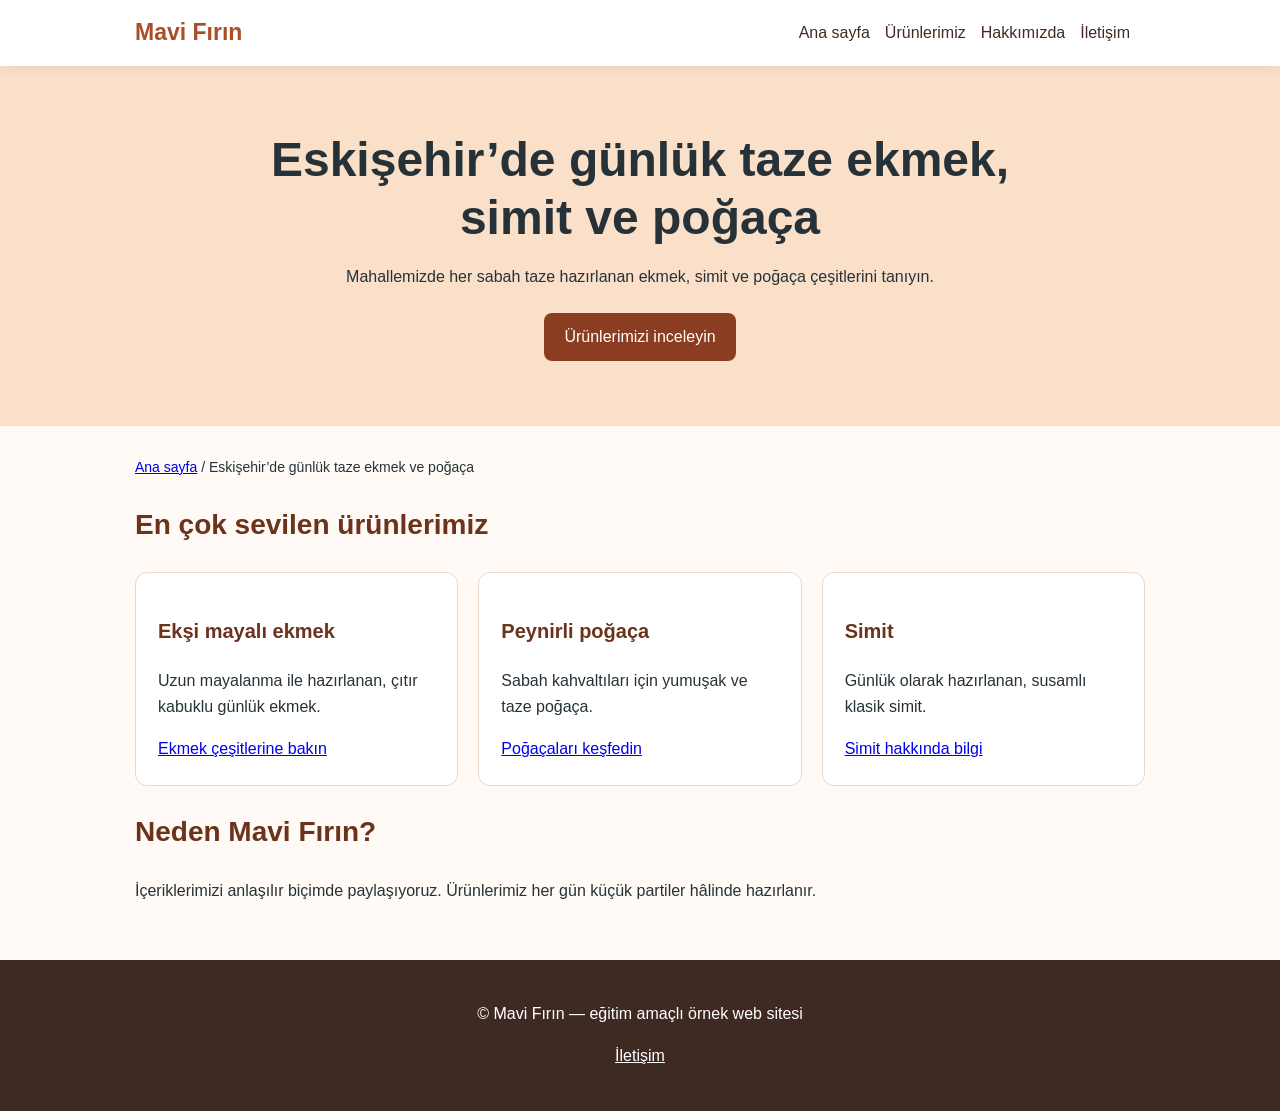
<file: index.html>
<!doctype html><html lang="tr"><head><meta charset="utf-8"><meta name="viewport" content="width=device-width, initial-scale=1"><title>Eskişehir’de Her Sabah Taze Ekmek ve Poğaça | Mavi Fırın</title><meta name="description" content="Eskişehir’de günlük taze ekmek, simit ve poğaça çeşitlerini keşfedin. Ürünleri ve iletişim bilgilerini inceleyin."><link rel="stylesheet" href="style.css"><!-- 8. hafta: Google etiketini Analytics arayüzünden alıp BURAYA yerleştirin; gerçek kimlik yazın. --></head><body><a class="skip-link" href="#main-content">İçeriğe atla</a><header><nav aria-label="Ana menü"><span class="brand">Mavi Fırın</span><div><a href="index.html">Ana sayfa</a><a href="urunler.html">Ürünlerimiz</a><a href="hakkimizda.html">Hakkımızda</a><a href="iletisim.html">İletişim</a></div></nav></header><section class="hero"><h1>Eskişehir’de günlük taze ekmek, simit ve poğaça</h1><p>Mahallemizde her sabah taze hazırlanan ekmek, simit ve poğaça çeşitlerini tanıyın.</p><a class="btn" href="urunler.html">Ürünlerimizi inceleyin</a></section><main id="main-content" tabindex="-1"><p class="crumb"><a href="index.html">Ana sayfa</a> / Eskişehir’de günlük taze ekmek ve poğaça</p><section><h2>En çok sevilen ürünlerimiz</h2><div class="cards"><article class="card"><h3>Ekşi mayalı ekmek</h3><p>Uzun mayalanma ile hazırlanan, çıtır kabuklu günlük ekmek.</p><a href="urunler.html">Ekmek çeşitlerine bakın</a></article><article class="card"><h3>Peynirli poğaça</h3><p>Sabah kahvaltıları için yumuşak ve taze poğaça.</p><a href="urunler.html">Poğaçaları keşfedin</a></article><article class="card"><h3>Simit</h3><p>Günlük olarak hazırlanan, susamlı klasik simit.</p><a href="urunler.html">Simit hakkında bilgi</a></article></div></section><section><h2>Neden Mavi Fırın?</h2><p>İçeriklerimizi anlaşılır biçimde paylaşıyoruz. Ürünlerimiz her gün küçük partiler hâlinde hazırlanır.</p></section></main><footer><p>© Mavi Fırın — eğitim amaçlı örnek web sitesi</p><p><a href="iletisim.html">İletişim</a></p></footer></body></html>
</file>
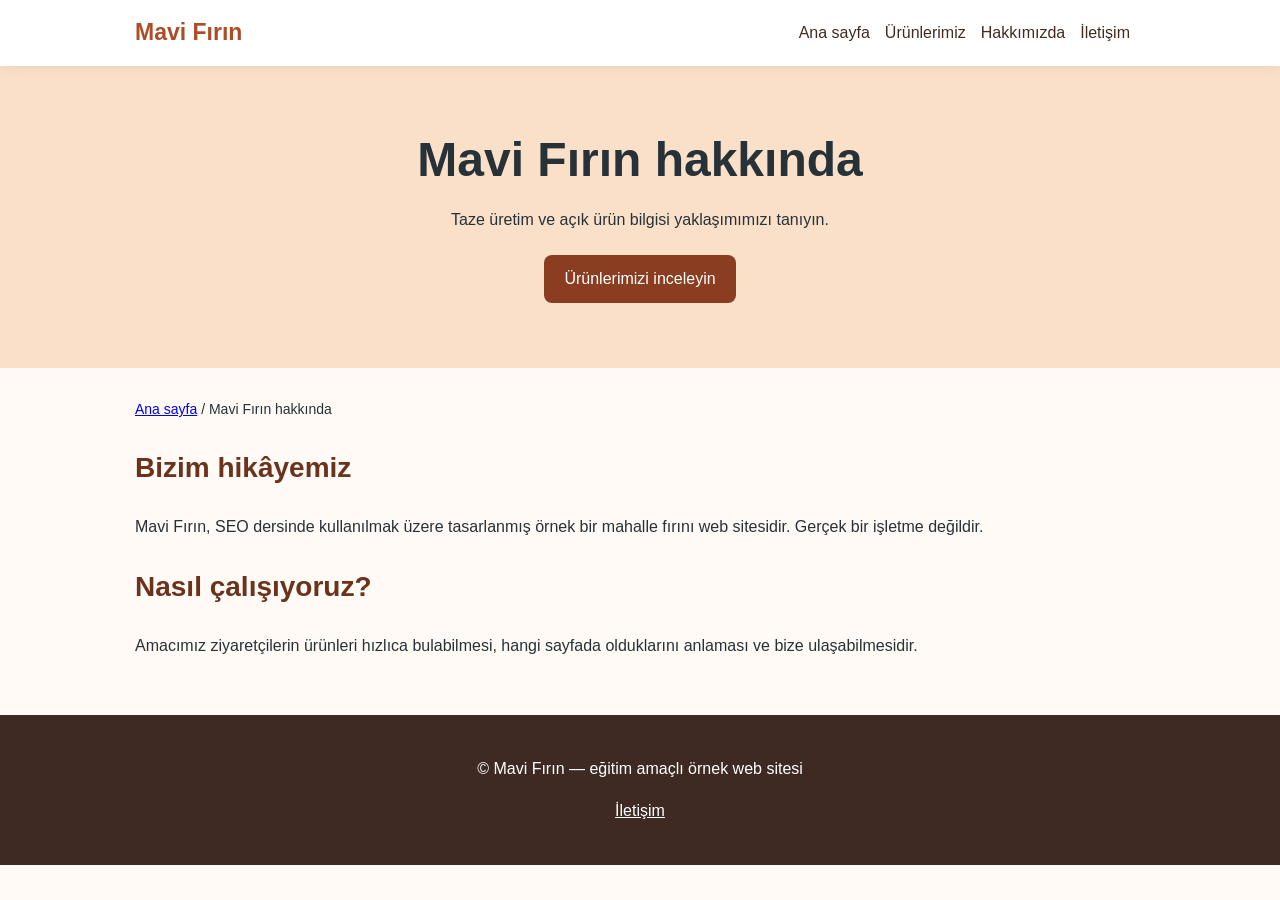
<file: hakkimizda.html>
<!doctype html><html lang="tr"><head><meta charset="utf-8"><meta name="viewport" content="width=device-width, initial-scale=1"><title>Hakkımızda | Eskişehir Mavi Fırın</title><meta name="description" content="Mavi Fırın’ın mahalle fırını olarak çalışma anlayışını, günlük üretim yaklaşımını ve ekibimizi tanıyın."><link rel="stylesheet" href="style.css"><!-- 8. hafta: Google etiketini Analytics arayüzünden alıp BURAYA yerleştirin; gerçek kimlik yazın. --></head><body><a class="skip-link" href="#main-content">İçeriğe atla</a><header><nav aria-label="Ana menü"><span class="brand">Mavi Fırın</span><div><a href="index.html">Ana sayfa</a><a href="urunler.html">Ürünlerimiz</a><a href="hakkimizda.html">Hakkımızda</a><a href="iletisim.html">İletişim</a></div></nav></header><section class="hero"><h1>Mavi Fırın hakkında</h1><p>Taze üretim ve açık ürün bilgisi yaklaşımımızı tanıyın.</p><a class="btn" href="urunler.html">Ürünlerimizi inceleyin</a></section><main id="main-content" tabindex="-1"><p class="crumb"><a href="index.html">Ana sayfa</a> / Mavi Fırın hakkında</p><h2>Bizim hikâyemiz</h2><p>Mavi Fırın, SEO dersinde kullanılmak üzere tasarlanmış örnek bir mahalle fırını web sitesidir. Gerçek bir işletme değildir.</p><h2>Nasıl çalışıyoruz?</h2><p>Amacımız ziyaretçilerin ürünleri hızlıca bulabilmesi, hangi sayfada olduklarını anlaması ve bize ulaşabilmesidir.</p></main><footer><p>© Mavi Fırın — eğitim amaçlı örnek web sitesi</p><p><a href="iletisim.html">İletişim</a></p></footer></body></html>
</file>
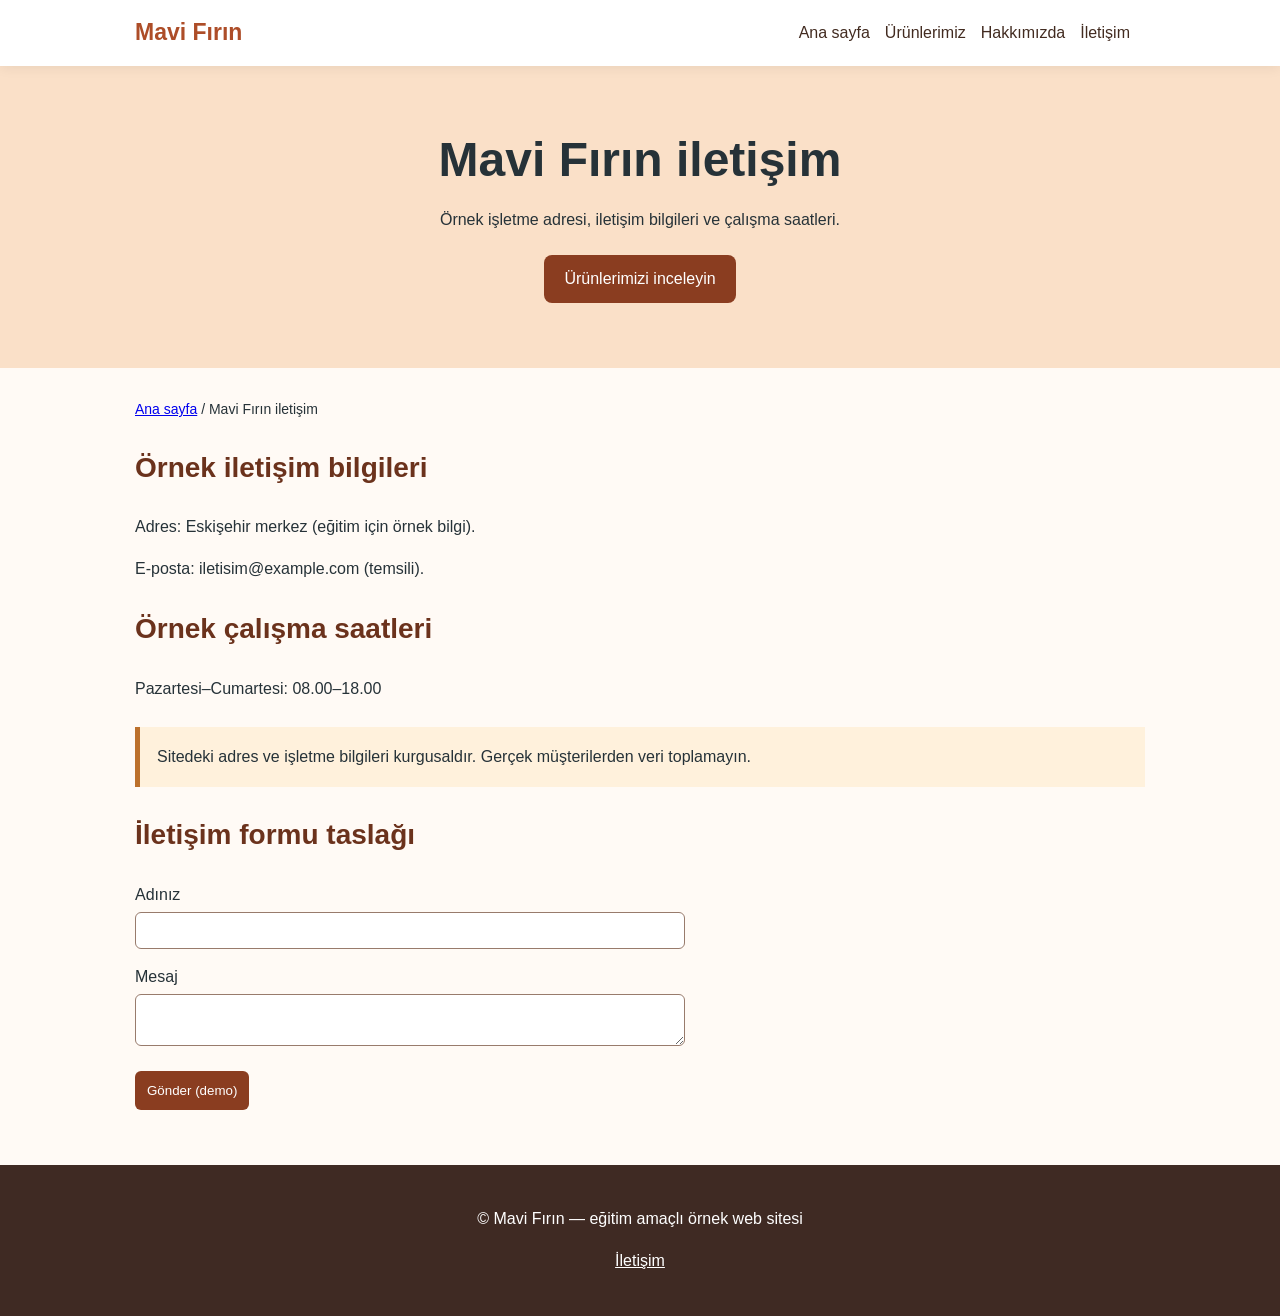
<file: iletisim.html>
<!doctype html><html lang="tr"><head><meta charset="utf-8"><meta name="viewport" content="width=device-width, initial-scale=1"><title>İletişim ve Çalışma Saatleri | Mavi Fırın</title><meta name="description" content="Mavi Fırın iletişim bilgileri, örnek adres ve çalışma saatleri. Ziyaret öncesi güncel bilgileri kontrol edin."><link rel="stylesheet" href="style.css"><!-- 8. hafta: Google etiketini Analytics arayüzünden alıp BURAYA yerleştirin; gerçek kimlik yazın. --></head><body><a class="skip-link" href="#main-content">İçeriğe atla</a><header><nav aria-label="Ana menü"><span class="brand">Mavi Fırın</span><div><a href="index.html">Ana sayfa</a><a href="urunler.html">Ürünlerimiz</a><a href="hakkimizda.html">Hakkımızda</a><a href="iletisim.html">İletişim</a></div></nav></header><section class="hero"><h1>Mavi Fırın iletişim</h1><p>Örnek işletme adresi, iletişim bilgileri ve çalışma saatleri.</p><a class="btn" href="urunler.html">Ürünlerimizi inceleyin</a></section><main id="main-content" tabindex="-1"><p class="crumb"><a href="index.html">Ana sayfa</a> / Mavi Fırın iletişim</p><h2>Örnek iletişim bilgileri</h2><p>Adres: Eskişehir merkez (eğitim için örnek bilgi).</p><p>E-posta: iletisim@example.com (temsili).</p><h2>Örnek çalışma saatleri</h2><p>Pazartesi–Cumartesi: 08.00–18.00</p><p class="notice">Sitedeki adres ve işletme bilgileri kurgusaldır. Gerçek müşterilerden veri toplamayın.</p><h2>İletişim formu taslağı</h2><form onsubmit="event.preventDefault();document.getElementById('feedback').textContent='Bu bir ders örneğidir; mesaj gönderilmedi.';"><label for="ad">Adınız</label><input id="ad" autocomplete="name" required><label for="mesaj">Mesaj</label><textarea id="mesaj" required></textarea><p><button type="submit">Gönder (demo)</button></p><p id="feedback" role="status"></p></form></main><footer><p>© Mavi Fırın — eğitim amaçlı örnek web sitesi</p><p><a href="iletisim.html">İletişim</a></p></footer></body></html>
</file>
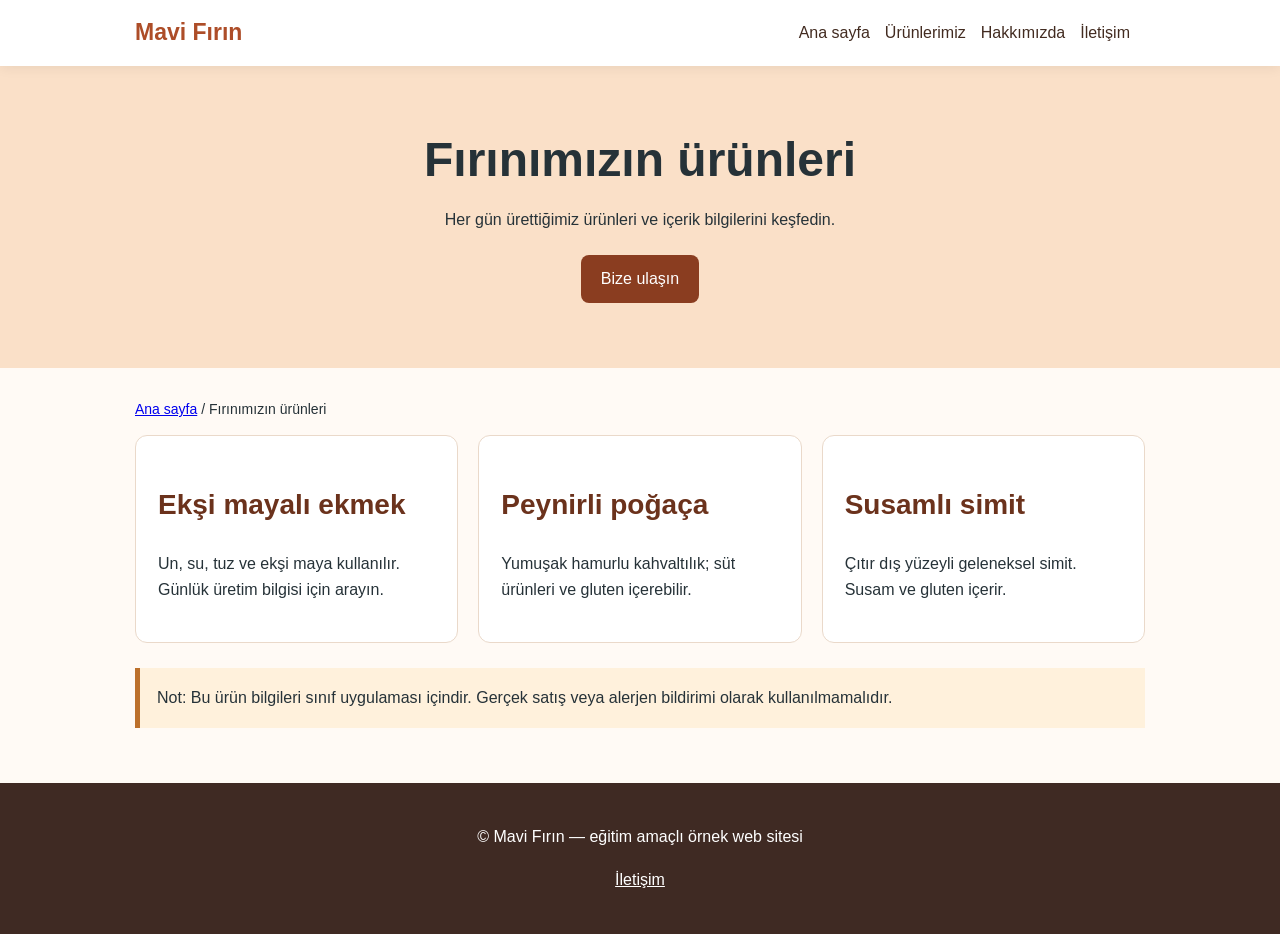
<file: urunler.html>
<!doctype html><html lang="tr"><head><meta charset="utf-8"><meta name="viewport" content="width=device-width, initial-scale=1"><title>Ekmek, Simit ve Poğaça Çeşitleri | Mavi Fırın</title><meta name="description" content="Mavi Fırın’ın ekşi mayalı ekmek, peynirli poğaça ve simit çeşitlerini inceleyin. Ürün içerikleri ve sipariş hakkında bilgi alın."><link rel="stylesheet" href="style.css"><!-- 8. hafta: Google etiketini Analytics arayüzünden alıp BURAYA yerleştirin; gerçek kimlik yazın. --></head><body><a class="skip-link" href="#main-content">İçeriğe atla</a><header><nav aria-label="Ana menü"><span class="brand">Mavi Fırın</span><div><a href="index.html">Ana sayfa</a><a href="urunler.html">Ürünlerimiz</a><a href="hakkimizda.html">Hakkımızda</a><a href="iletisim.html">İletişim</a></div></nav></header><section class="hero"><h1>Fırınımızın ürünleri</h1><p>Her gün ürettiğimiz ürünleri ve içerik bilgilerini keşfedin.</p><a class="btn" href="iletisim.html">Bize ulaşın</a></section><main id="main-content" tabindex="-1"><p class="crumb"><a href="index.html">Ana sayfa</a> / Fırınımızın ürünleri</p><div class="cards"><article class="card"><h2>Ekşi mayalı ekmek</h2><p>Un, su, tuz ve ekşi maya kullanılır. Günlük üretim bilgisi için arayın.</p></article><article class="card"><h2>Peynirli poğaça</h2><p>Yumuşak hamurlu kahvaltılık; süt ürünleri ve gluten içerebilir.</p></article><article class="card"><h2>Susamlı simit</h2><p>Çıtır dış yüzeyli geleneksel simit. Susam ve gluten içerir.</p></article></div><p class="notice">Not: Bu ürün bilgileri sınıf uygulaması içindir. Gerçek satış veya alerjen bildirimi olarak kullanılmamalıdır.</p></main><footer><p>© Mavi Fırın — eğitim amaçlı örnek web sitesi</p><p><a href="iletisim.html">İletişim</a></p></footer></body></html>
</file>
<file: style.css>
*{box-sizing:border-box}body{margin:0;font-family:Arial,Helvetica,sans-serif;color:#263238;line-height:1.65;background:#fffaf5}header{background:#fff;box-shadow:0 2px 12px #0001;position:sticky;top:0}nav{max-width:1050px;margin:auto;display:flex;justify-content:space-between;align-items:center;gap:18px;padding:14px 20px;flex-wrap:wrap}nav a{color:#422b20;text-decoration:none;margin-right:15px}nav a:hover,nav a:focus{text-decoration:underline}.brand{font-weight:800;font-size:23px;color:#ad4d28}.hero{background:#fae0c8;padding:65px 20px;text-align:center}.hero h1{font-size:clamp(28px,5vw,48px);line-height:1.2;max-width:790px;margin:0 auto 18px}.hero p{max-width:650px;margin:0 auto 22px}.btn{display:inline-block;background:#8a3d20;color:white;padding:11px 20px;border-radius:8px;text-decoration:none}main{max-width:1050px;margin:30px auto;padding:0 20px}h2{font-size:28px;color:#6b321c}h3{font-size:20px;color:#6b321c}.cards{display:grid;grid-template-columns:repeat(auto-fit,minmax(240px,1fr));gap:20px}.card{background:white;padding:22px;border-radius:12px;border:1px solid #ead9ca}.notice{padding:17px;background:#fff1dc;border-left:5px solid #bc702b;margin:25px 0}footer{margin-top:55px;padding:25px;background:#3f2a23;color:#fff;text-align:center}footer a{color:white}.crumb{font-size:14px}label{display:block;margin:15px 0 4px}input,textarea{width:100%;max-width:550px;padding:10px;border:1px solid #987b6c;border-radius:6px}button{background:#8a3d20;color:white;padding:12px;border:0;border-radius:6px;cursor:pointer}@media(max-width:600px){nav{display:block}nav a{display:inline-block;margin:4px 9px 4px 0}.hero{padding:45px 16px}}.skip-link{position:absolute;left:12px;top:-60px;z-index:10;background:#fff;color:#263238;padding:10px 14px;border:2px solid #8a3d20;border-radius:6px}.skip-link:focus{top:12px}a:focus-visible,button:focus-visible,input:focus-visible,textarea:focus-visible{outline:3px solid #176b87;outline-offset:3px}main:focus{outline:none}
</file>
